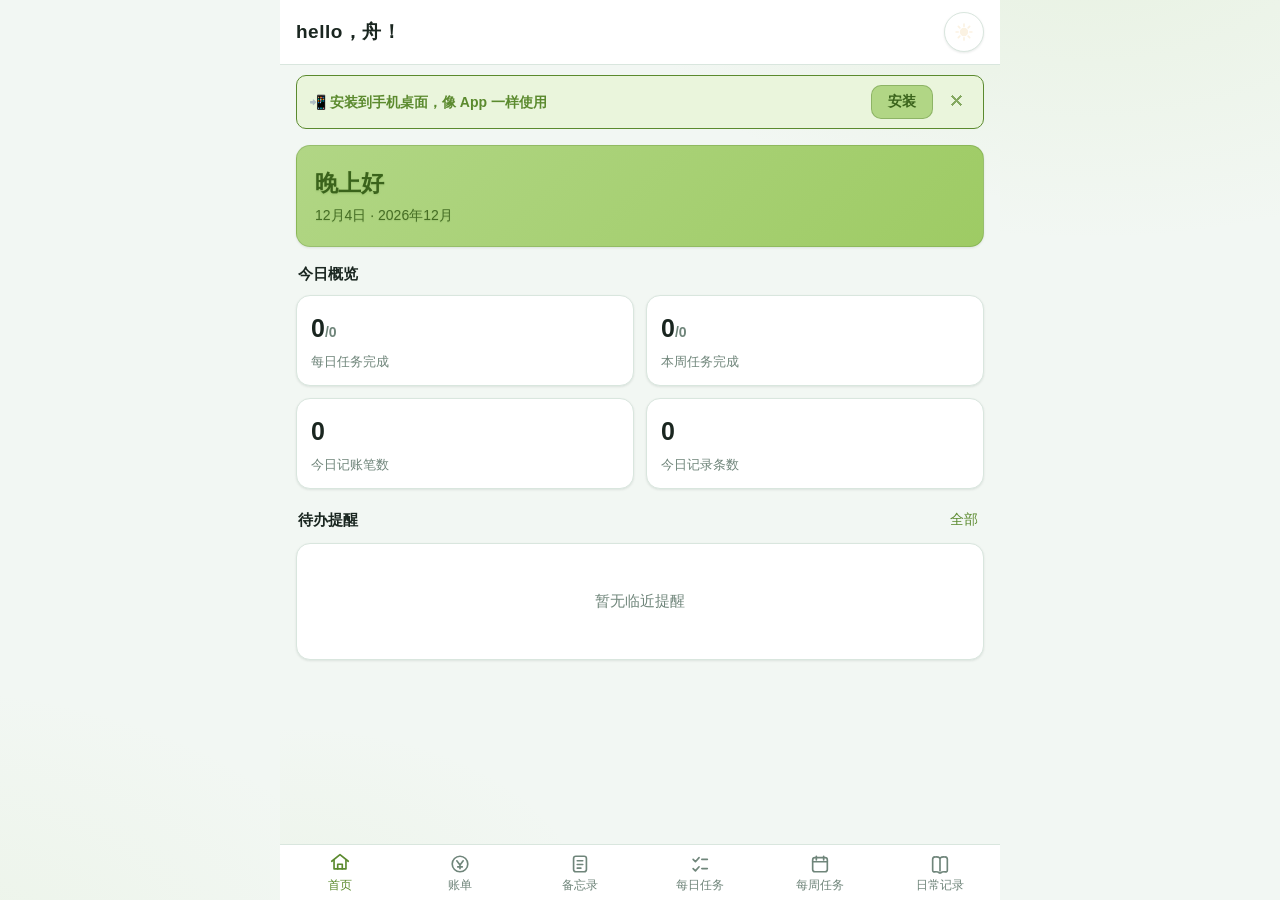
<file: index.html>
<!DOCTYPE html>
<html lang="zh-CN" data-theme="light">
<head>
  <meta charset="UTF-8" />
  <meta name="viewport" content="width=device-width, initial-scale=1.0, viewport-fit=cover, maximum-scale=1.0, user-scalable=no" />
  <meta name="theme-color" content="#B1D685" />
  <meta name="description" content="个人生活工作台：记账、备忘、任务、日常记录，可装到手机桌面长期使用。" />
  <!-- 独立 App 安装相关：让「添加到主屏幕」后以全屏 App 形态运行，而非网页 -->
  <meta name="mobile-web-app-capable" content="yes" />
  <meta name="apple-mobile-web-app-capable" content="yes" />
  <meta name="apple-mobile-web-app-status-bar-style" content="black-translucent" />
  <meta name="apple-mobile-web-app-title" content="舟" />
  <meta name="application-name" content="舟" />
  <title>舟</title>
  <link rel="manifest" href="manifest.webmanifest" />
  <link rel="icon" type="image/png" href="assets/icon-192.png" />
  <link rel="apple-touch-icon" href="assets/apple-touch-icon.png" />
  <link rel="stylesheet" href="css/styles.css" />
</head>
<body>
  <div id="app">
    <header class="app-header">
      <div class="app-header__title">hello，舟！</div>
      <button class="theme-toggle" id="themeToggle" aria-label="切换主题" title="切换明暗主题">
        <svg class="tt-ico tt-ico--circle" viewBox="0 0 24 24" aria-hidden="true"><circle cx="12" cy="12" r="5" fill="currentColor"/><g stroke="currentColor" stroke-width="2" stroke-linecap="round"><line x1="12" y1="2.5" x2="12" y2="5"/><line x1="12" y1="19" x2="12" y2="21.5"/><line x1="2.5" y1="12" x2="5" y2="12"/><line x1="19" y1="12" x2="21.5" y2="12"/><line x1="5.2" y1="5.2" x2="7" y2="7"/><line x1="17" y1="17" x2="18.8" y2="18.8"/><line x1="18.8" y1="5.2" x2="17" y2="7"/><line x1="7" y1="17" x2="5.2" y2="18.8"/></g></svg>
        <svg class="tt-ico tt-ico--moon" viewBox="0 0 24 24" aria-hidden="true"><path d="M20 14.5A8 8 0 1 1 9.5 4 6.5 6.5 0 0 0 20 14.5z" fill="currentColor"/></svg>
      </button>
    </header>
    <div id="installBanner" class="install-banner" style="display:none">
      <div class="install-banner__txt">📲 安装到手机桌面，像 App 一样使用</div>
      <button class="btn btn--sm install-banner__btn" id="installBtn">安装</button>
      <button class="install-banner__close" id="installClose" aria-label="关闭">✕</button>
    </div>
    <main id="view" class="view"></main>
    <nav class="bottom-nav" id="bottomNav"></nav>
  </div>
  <script src="vendor/chart.umd.js"></script>
  <script src="vendor/xlsx.full.min.js"></script>
  <script>
    // 启动兜底：模块加载/运行出错时，避免只显示标题
    (function () {
      function showBootError(msg) {
        var v = document.getElementById('view');
        if (!v) return;
        if (v.childElementCount > 0 && document.getElementById('bottomNav') && document.getElementById('bottomNav').childElementCount > 0) return;
        v.innerHTML = '<div class="card"><div class="empty">页面加载异常。' + (msg ? '<br><span style="font-size:13px">' + msg + '</span>' : '') + '<br><button class="btn" style="margin-top:14px" onclick="location.reload()">刷新重试</button></div></div>';
      }
      window.addEventListener('error', function (e) {
        if (e && e.target && (e.target.tagName === 'SCRIPT' || e.target.tagName === 'LINK')) {
          showBootError('资源加载失败：' + (e.target.src || e.target.href));
        }
      });
      window.addEventListener('unhandledrejection', function (e) {
        showBootError(e && e.reason && e.reason.message ? e.reason.message : '脚本运行错误');
      });
      // 兜底：若 6 秒后仍未渲染（多为旧 SW 返回陈旧脚本），自动刷新一次以拿到最新页面
      setTimeout(function () {
        var v = document.getElementById('view');
        if (v && v.childElementCount === 0 && document.getElementById('bottomNav') && document.getElementById('bottomNav').childElementCount === 0) {
          if (!sessionStorage.getItem('boot_retried')) {
            sessionStorage.setItem('boot_retried', '1');
            location.reload(true);
          } else {
            showBootError('页面渲染失败，请清除站点数据后重新打开');
          }
        }
      }, 6000);
    })();
  </script>
  <script type="module" src="js/app.js"></script>
</body>
</html>
</file>
<file: css/styles.css>
:root {
  /* 一元人民币配色：草绿/玉绿为主，专业克制 */
  --bg: #f2f7f3;
  --surface: #ffffff;
  --surface-2: #eaf2ec;
  --text: #1a2620;
  --muted: #6f857a;
  --border: #d9e6de;
  --primary: #B1D685;
  --primary-bright: #bcd995;
  --primary-dark: #8fb85c;
  --primary-weak: #eaf5dc;
  --primary-ink: #3a631b;
  --primary-accent: #5b8a2e;
  --danger: #e5484d;
  --danger-weak: #fdecec;
  --success: #1aa86b;
  --success-weak: #e6f8f0;
  --warn: #c9871f;
  --shadow: 0 1px 3px rgba(16, 40, 30, 0.06), 0 1px 2px rgba(16, 40, 30, 0.04);
  --radius: 14px;
  --radius-sm: 10px;
}
[data-theme="dark"] {
  --bg: #0d1511;
  --surface: #13201a;
  --surface-2: #1b2a22;
  --text: #e6efe9;
  --muted: #7e948a;
  --border: #243730;
  --primary: #B1D685;
  --primary-bright: #bcd995;
  --primary-dark: #8fb85c;
  --primary-weak: #1f2e16;
  --primary-ink: #1f3309;
  --primary-accent: #B1D685;
  --danger: #ff6166;
  --danger-weak: #2c181a;
  --success: #34c07a;
  --success-weak: #103024;
  --warn: #e3a008;
  --shadow: 0 1px 3px rgba(0, 0, 0, 0.4);
}
/* 深色模式背景丰富度 */
[data-theme="dark"] body {
  background:
    radial-gradient(900px 520px at 85% -8%, rgba(177,214,133,.16), transparent 60%),
    radial-gradient(820px 480px at -8% 108%, rgba(177,214,133,.10), transparent 60%),
    var(--bg);
}
[data-theme="dark"] #app {
  background:
    radial-gradient(640px 360px at 100% 0%, rgba(177,214,133,.14), transparent 55%),
    radial-gradient(560px 320px at 0% 100%, rgba(177,214,133,.08), transparent 55%),
    var(--bg);
}

* { box-sizing: border-box; -webkit-tap-highlight-color: transparent; }
html, body { margin: 0; padding: 0; }
body {
  font-family: -apple-system, BlinkMacSystemFont, "Segoe UI", "PingFang SC", "Hiragino Sans GB", "Microsoft YaHei", sans-serif;
  background:
    radial-gradient(900px 520px at 85% -8%, rgba(177,214,133,.16), transparent 60%),
    radial-gradient(820px 480px at -8% 108%, rgba(177,214,133,.10), transparent 60%),
    var(--bg);
  color: var(--text);
  font-size: 16px;
  line-height: 1.5;
  -webkit-font-smoothing: antialiased;
}
button { font-family: inherit; cursor: pointer; }
input, select, textarea { font-family: inherit; font-size: 16px; }

#app {
  max-width: 720px;
  margin: 0 auto;
  min-height: 100vh;
  display: flex;
  flex-direction: column;
  background:
    radial-gradient(640px 360px at 100% 0%, rgba(177,214,133,.14), transparent 55%),
    radial-gradient(560px 320px at 0% 100%, rgba(177,214,133,.08), transparent 55%),
    var(--bg);
}

/* Header */
.app-header {
  position: sticky;
  top: 0;
  z-index: 20;
  display: flex;
  align-items: center;
  justify-content: space-between;
  padding: calc(env(safe-area-inset-top) + 12px) 16px 12px;
  background: var(--surface);
  border-bottom: 1px solid var(--border);
}
.app-header__title { font-size: 19px; font-weight: 700; letter-spacing: 0.5px; }
.icon-btn {
  border: none; background: var(--surface-2); color: var(--text);
  width: 38px; height: 38px; border-radius: 50%; font-size: 19px;
  display: grid; place-items: center;
}
/* 主题切换：圆形按钮（浅色=白底+#FBF2E2太阳 / 深色=#B1D685底+白色月亮，无文字） */
.theme-toggle {
  width: 40px; height: 40px; padding: 0; margin: 0;
  border-radius: 50%;
  border: 1px solid var(--border);
  background: #fff; color: #FBF2E2;
  display: grid; place-items: center; cursor: pointer;
  box-shadow: var(--shadow);
  transition: transform .14s cubic-bezier(.34,1.56,.64,1), box-shadow .14s ease, background .2s ease, color .2s ease, border-color .2s ease;
}
.tt-ico { width: 20px; height: 20px; display: none; }
.theme-toggle .tt-ico--circle { display: block; }
[data-theme="dark"] .theme-toggle { background: var(--primary); border-color: transparent; color: #fff; }
[data-theme="dark"] .theme-toggle .tt-ico--circle { display: none; }
[data-theme="dark"] .theme-toggle .tt-ico--moon { display: block; }
.theme-toggle:active { transform: scale(.9); }
.theme-toggle:hover { box-shadow: 0 4px 12px rgba(0,0,0,.12); }

/* View container */
.view {
  flex: 1;
  padding: 16px 16px calc(88px + env(safe-area-inset-bottom));
  overflow-y: auto;
}

/* Bottom nav */
.bottom-nav {
  position: fixed;
  bottom: 0; left: 50%; transform: translateX(-50%);
  width: 100%; max-width: 720px;
  display: flex;
  background: var(--surface);
  border-top: 1px solid var(--border);
  padding-bottom: env(safe-area-inset-bottom);
  z-index: 30;
}
.nav-item {
  flex: 1;
  border: none; background: none; color: var(--muted);
  padding: 8px 2px 6px;
  display: flex; flex-direction: column; align-items: center; gap: 2px;
  font-size: 12px;
}
.nav-item .nav-ico { font-size: 21px; line-height: 1; }
.nav-item.active { color: var(--primary-accent); }
.nav-item.active .nav-ico { transform: translateY(-1px); }

/* Cards */
.card {
  background: var(--surface);
  border: 1px solid var(--border);
  border-radius: var(--radius);
  padding: 16px;
  box-shadow: var(--shadow);
  margin-bottom: 14px;
}
.card__title { font-size: 16px; font-weight: 700; margin: 0 0 12px; display: flex; align-items: center; justify-content: space-between; }
.muted { color: var(--muted); }
.section { margin-bottom: 18px; }
.section__head { display: flex; align-items: center; justify-content: space-between; margin: 4px 2px 10px; }
.section__head h3 { font-size: 15px; font-weight: 700; margin: 0; color: var(--text); }
.link-btn { background: none; border: none; color: var(--primary-accent); font-size: 14px; padding: 4px; }

/* Forms */
.field { margin-bottom: 12px; }
.field label { display: block; font-size: 14px; color: var(--muted); margin-bottom: 6px; }
.input, .select, .textarea {
  width: 100%;
  background: var(--surface-2);
  border: 1px solid var(--border);
  color: var(--text);
  border-radius: var(--radius-sm);
  padding: 11px 12px;
  outline: none;
}
.input:focus, .select:focus, .textarea:focus { border-color: var(--primary-accent); }
.textarea { resize: vertical; min-height: 70px; }
.row { display: flex; gap: 10px; }
.row > * { flex: 1; }

/* Buttons */
.btn {
  border: 1px solid rgba(58,99,27,.30); border-radius: var(--radius-sm); padding: 11px 16px;
  font-size: 16px; font-weight: 600; background: var(--primary); color: var(--primary-ink);
  width: 100%;
}
.btn:active { background: var(--primary-dark); }
.btn--ghost { background: var(--surface-2); color: var(--text); border: 1px solid transparent; }
.btn--ghost:active { background: var(--border); }
.btn--sm { padding: 7px 12px; font-size: 14px; width: auto; }
.btn--danger { background: var(--danger); color: #fff; border-color: transparent; }
.btn--success { background: var(--success); color: #fff; border-color: transparent; }

/* Chips */
.chips { display: flex; flex-wrap: wrap; gap: 8px; }
.chip {
  border: 1px solid var(--border); background: var(--surface-2); color: var(--text);
  border-radius: 999px; padding: 7px 13px; font-size: 14px; display: inline-flex; align-items: center; gap: 6px;
}
.chip.active { background: var(--primary); border-color: var(--primary-ink); color: var(--primary-ink); font-weight: 600; }
.chip__x { color: var(--muted); font-size: 15px; line-height: 1; }

/* Lists */
.list { list-style: none; margin: 0; padding: 0; }
.list-item {
  display: flex; align-items: center; gap: 12px; padding: 13px 4px;
  border-bottom: 1px solid var(--border);
}
.list-item:last-child { border-bottom: none; }
.list-item__main { flex: 1; min-width: 0; }
.list-item__title { font-weight: 600; word-break: break-word; }
.list-item__sub { font-size: 13px; color: var(--muted); margin-top: 2px; }
.done .list-item__title { text-decoration: line-through; color: var(--muted); }
.amount { font-weight: 700; font-variant-numeric: tabular-nums; white-space: nowrap; }
.amount--exp { color: var(--text); }
.amount--inc { color: var(--success); }
.amount--neg { color: var(--danger); }

/* Status bar (budget) */
.statusbar {
  display: grid; grid-template-columns: repeat(3, 1fr); gap: 10px; text-align: center;
}
.statusbar .stat__val { font-size: 19px; font-weight: 700; font-variant-numeric: tabular-nums; }
.statusbar .stat__lbl { font-size: 13px; color: var(--muted); margin-top: 4px; }
.neg { color: var(--danger); }

/* Progress */
.progress { height: 8px; background: var(--surface-2); border-radius: 999px; overflow: hidden; }
.progress > i { display: block; height: 100%; background: var(--primary-accent); border-radius: 999px; }
.progress.over > i { background: var(--danger); }

/* Dashboard grid */
.dash { display: grid; grid-template-columns: 1fr 1fr; gap: 12px; }
.dash .stat {
  background: var(--surface); border: 1px solid var(--border); border-radius: var(--radius);
  padding: 14px; box-shadow: var(--shadow);
}
.dash .stat__val { font-size: 25px; font-weight: 700; font-variant-numeric: tabular-nums; }
.dash .stat__lbl { font-size: 13px; color: var(--muted); margin-top: 4px; }
.dash .stat.full { grid-column: 1 / -1; }

/* Sub nav (bill) */
.subnav { display: flex; gap: 8px; overflow-x: auto; padding: 2px 0 12px; margin-bottom: 4px; }
.subnav::-webkit-scrollbar { display: none; }
.subnav button {
  flex: 0 0 auto; border: 1px solid var(--border); background: var(--surface-2);
  color: var(--text); border-radius: 999px; padding: 8px 16px; font-size: 14px; font-weight: 600;
}
.subnav button.active { background: var(--primary); color: var(--primary-ink); border-color: var(--primary-ink); }

/* Calendar */
.cal { width: 100%; border-collapse: collapse; }
.cal th, .cal td { text-align: center; padding: 0; height: 44px; }
.cal th { font-size: 13px; color: var(--muted); font-weight: 600; }
.cal td { position: relative; }
.cal .day {
  display: inline-flex; flex-direction: column; align-items: center; justify-content: center;
  width: 38px; height: 38px; border-radius: 10px; font-size: 15px; color: var(--text);
}
.cal .day.other { color: var(--muted); opacity: 0.45; }
.cal .day.today { border: 1.5px solid var(--primary-accent); font-weight: 700; }
.cal .day.has-task { background: var(--surface-2); }
.dot { width: 6px; height: 6px; border-radius: 50%; background: var(--danger); margin-top: 2px; }
.cal-nav { display: flex; align-items: center; justify-content: space-between; margin-bottom: 8px; }
.cal-nav .m { font-weight: 700; }

/* Empty */
.empty { text-align: center; color: var(--muted); padding: 30px 10px; font-size: 15px; }

/* Toast */
.toast {
  position: fixed; left: 50%; bottom: 96px; transform: translateX(-50%);
  background: var(--text); color: var(--bg); padding: 10px 18px; border-radius: 999px;
  font-size: 15px; z-index: 100; opacity: 0; transition: opacity .2s; pointer-events: none; max-width: 90%;
}
.toast.show { opacity: 0.95; }

/* Misc */
.kv { display: flex; justify-content: space-between; padding: 9px 0; border-bottom: 1px solid var(--border); }
.kv:last-child { border-bottom: none; }
.kv__k { color: var(--muted); }
.kv__v { font-weight: 600; font-variant-numeric: tabular-nums; }
.tag { display: inline-block; font-size: 12px; padding: 2px 8px; border-radius: 999px; background: var(--surface-2); color: var(--muted); margin-left: 6px; }
.chart-wrap { position: relative; height: 240px; }
.switch-row { display: flex; align-items: center; justify-content: space-between; padding: 10px 0; }
.pill { font-size: 12px; padding: 2px 8px; border-radius: 999px; background: var(--primary-weak); color: var(--primary-accent); font-weight: 600; }
.pill--danger { background: var(--danger-weak); color: var(--danger); }
.pill--ok { background: var(--success-weak); color: var(--success); }
hr.sep { border: none; border-top: 1px solid var(--border); margin: 14px 0; }

/* Nav icons (SVG) */
.nav-ico { display: inline-flex; line-height: 1; }
.nav-ico svg { width: 22px; height: 22px; }
.nav-item.active .nav-ico { transform: translateY(-2px); transition: transform .2s; }

/* Red delete button (young & lively: soft red pill + line trash icon) */
.del-btn {
  border: none;
  background: var(--danger-weak);
  color: var(--danger);
  font-size: 0;
  padding: 8px;
  flex: 0 0 auto;
  border-radius: 999px;
  width: 34px; height: 34px;
  display: inline-flex; align-items: center; justify-content: center;
  transition: background .15s, color .15s, transform .1s;
}
.del-btn:active { background: var(--danger); transform: scale(0.94); }
.del-btn svg { width: 17px; height: 17px; stroke: var(--danger); display: block; }
.del-btn:active svg { stroke: #fff; }

/* Modal action buttons */
.modal-actions { display: flex; gap: 10px; padding: 8px 0 0; }
.modal-actions .btn { width: auto; flex: 1; }

/* Circle checkbox */
.check {
  width: 24px; height: 24px; border-radius: 50%; border: 2px solid var(--muted);
  background: none; flex: 0 0 auto; display: grid; place-items: center; padding: 0;
}
.list-item.done .check { border-color: var(--primary-ink); background: var(--primary-ink); }
.list-item.done .check::after { content: ''; width: 8px; height: 8px; border-radius: 50%; background: #fff; }

/* Segmented control (支出/收入, 文字/图片/链接) */
.seg { display: inline-flex; background: var(--surface-2); border-radius: 999px; padding: 4px; gap: 4px; }
.seg button { border: none; background: none; color: var(--muted); padding: 8px 16px; border-radius: 999px; font-weight: 600; font-size: 15px; }
.seg button.active { background: var(--primary); color: var(--primary-ink); box-shadow: var(--shadow); }

/* Modal */
.modal-mask { position: fixed; inset: 0; background: rgba(10,20,15,0.45); display: flex; align-items: flex-end; justify-content: center; z-index: 200; opacity: 0; transition: opacity .18s; }
.modal-mask.show { opacity: 1; }
@media (min-width: 600px) { .modal-mask { align-items: center; } }
.modal-card { background: var(--surface); width: 100%; max-width: 480px; border-radius: 18px 18px 0 0; padding: 18px 18px calc(18px + env(safe-area-inset-bottom)); box-shadow: 0 -8px 30px rgba(0,0,0,.25); max-height: 90vh; overflow-y: auto; }
@media (min-width: 600px) { .modal-card { border-radius: 18px; } }
.modal-head { display: flex; align-items: center; justify-content: space-between; margin-bottom: 14px; }
.manage-area { margin-top: 10px; padding-top: 10px; border-top: 1px dashed var(--border); }

/* Tap-to-add rows */
.add-row { text-align: center; color: var(--muted); padding: 16px; border: 1.5px dashed var(--border); border-radius: var(--radius-sm); margin-top: 8px; font-size: 15px; }
.add-row:active { background: var(--surface-2); }
.add-form { margin-top: 8px; }

/* Tables (账单) */
.tbl { width: 100%; border-collapse: collapse; font-size: 15px; }
.tbl th { text-align: left; color: var(--muted); font-weight: 600; font-size: 13px; padding: 6px 8px; border-bottom: 1px solid var(--border); }
.tbl td { padding: 9px 8px; border-bottom: 1px solid var(--border); vertical-align: middle; }
.tbl tbody tr:last-child td { border-bottom: none; }
.tbl__total td { font-weight: 700; border-top: 2px solid var(--border); }
.budget-in { width: 86px; background: var(--surface-2); border: 1px solid var(--border); color: var(--text); border-radius: 8px; padding: 6px 8px; }

/* Hero banner (首页) */
.hero { background: linear-gradient(135deg, #B1D685, #9ecb64); color: var(--primary-ink); border: 1px solid rgba(58,99,27,.20); border-radius: var(--radius); padding: 20px 18px; margin-bottom: 16px; box-shadow: var(--shadow); }
.hero__greet { font-size: 23px; font-weight: 800; text-shadow: 0 1px 2px rgba(58,99,27,.15); }
.hero__date { font-size: 14px; opacity: .9; margin-top: 4px; text-shadow: 0 1px 1px rgba(58,99,27,.12); }
[data-theme="dark"] .hero { background: linear-gradient(135deg, var(--primary), var(--primary-dark)); color: var(--primary-ink); }

/* Small inputs */
.input--sm, .select--sm { padding: 7px 10px; font-size: 15px; }

/* Install banner (PWA 安装引导) */
.install-banner {
  display: flex; align-items: center; gap: 10px;
  margin: 10px 16px 0; padding: 9px 12px;
  background: var(--primary-weak); border: 1px solid var(--primary-accent);
  border-radius: var(--radius-sm);
}
.install-banner__txt { flex: 1; font-size: 14px; color: var(--primary-accent); font-weight: 600; line-height: 1.35; }
.install-banner__btn { width: auto; flex: 0 0 auto; padding: 7px 16px; }
.install-banner__close {
  flex: 0 0 auto; width: 28px; height: 28px; border-radius: 50%;
  border: none; background: transparent; color: var(--primary-accent);
  font-size: 16px; display: grid; place-items: center; opacity: .7;
}
.install-banner__close:active { opacity: 1; background: rgba(0,0,0,.06); }

/* 账单列表：按日合计（日期右侧显示当日支出/收入） */
.day-head { display: flex; justify-content: space-between; align-items: baseline; margin: 10px 2px 2px; font-size: 14px; color: var(--muted); font-weight: 600; }
.day-head__sum { display: flex; gap: 10px; font-size: 13px; font-weight: 600; }
.day-head__sum .exp { color: var(--text); }
.day-head__sum .inc { color: var(--success); }
.day-head__sum .neg { color: var(--danger); }
</file>
